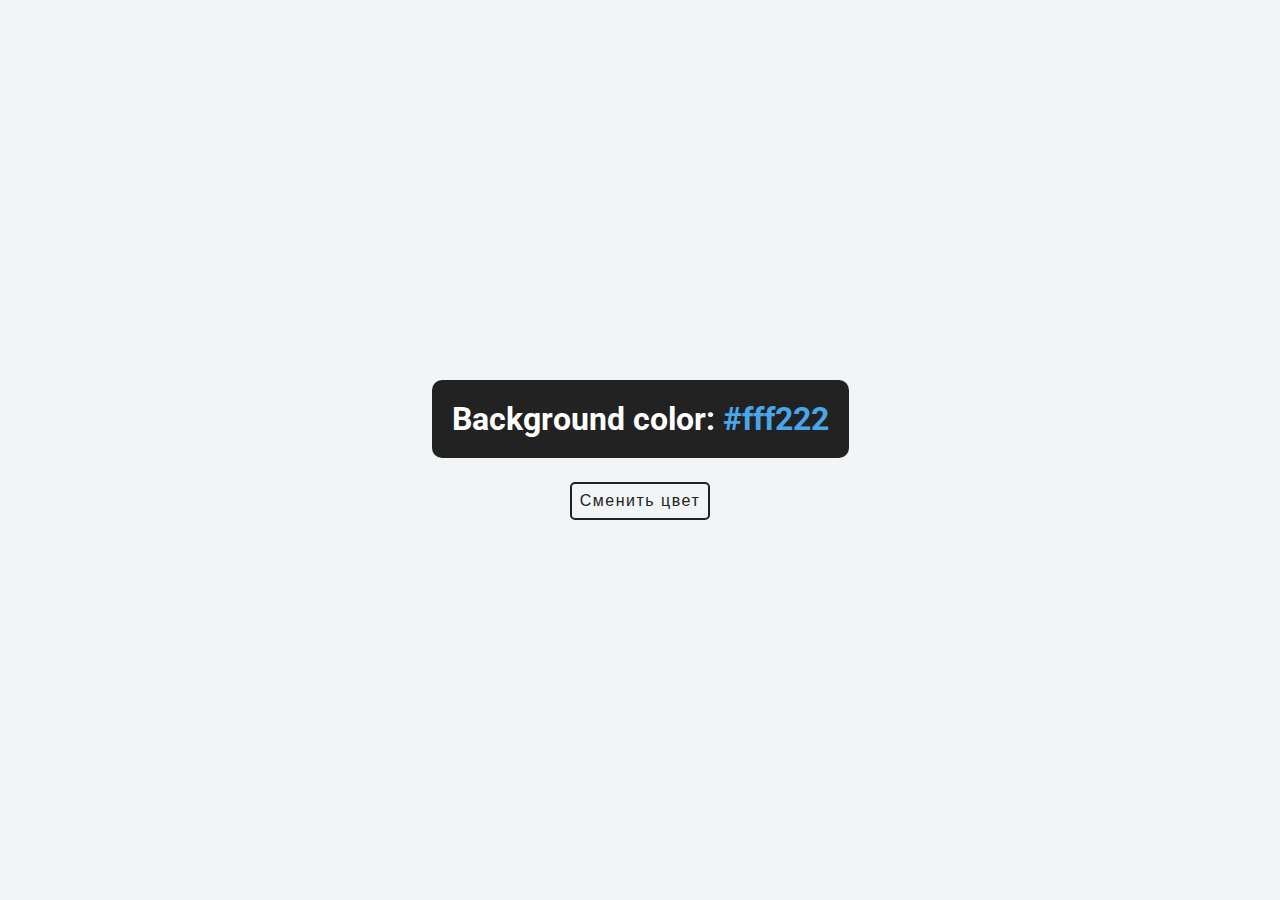
<file: 01 - BackgroundChanger/index.html>
<!DOCTYPE html>
<html lang="ru">
<head>
  <meta charset="UTF-8">
  <meta name="viewport" content="width=device-width, initial-scale=1.0">
  <link rel="stylesheet" href="css/style.css">
  <link rel="preconnect" href="https://fonts.gstatic.com">
  <link href="https://fonts.googleapis.com/css2?family=Roboto:wght@300&display=swap" rel="stylesheet">
  <title>Background Changer</title>
</head>
<body>
  <div class="container">
    <h2>
      Background color:
      <span class="color">#fff222</span>
    </h2>
    <button id="btn" class="btn">Сменить цвет</button>
  </div>
  <script src="js/app.js"></script>
</body>
</html>
</file>
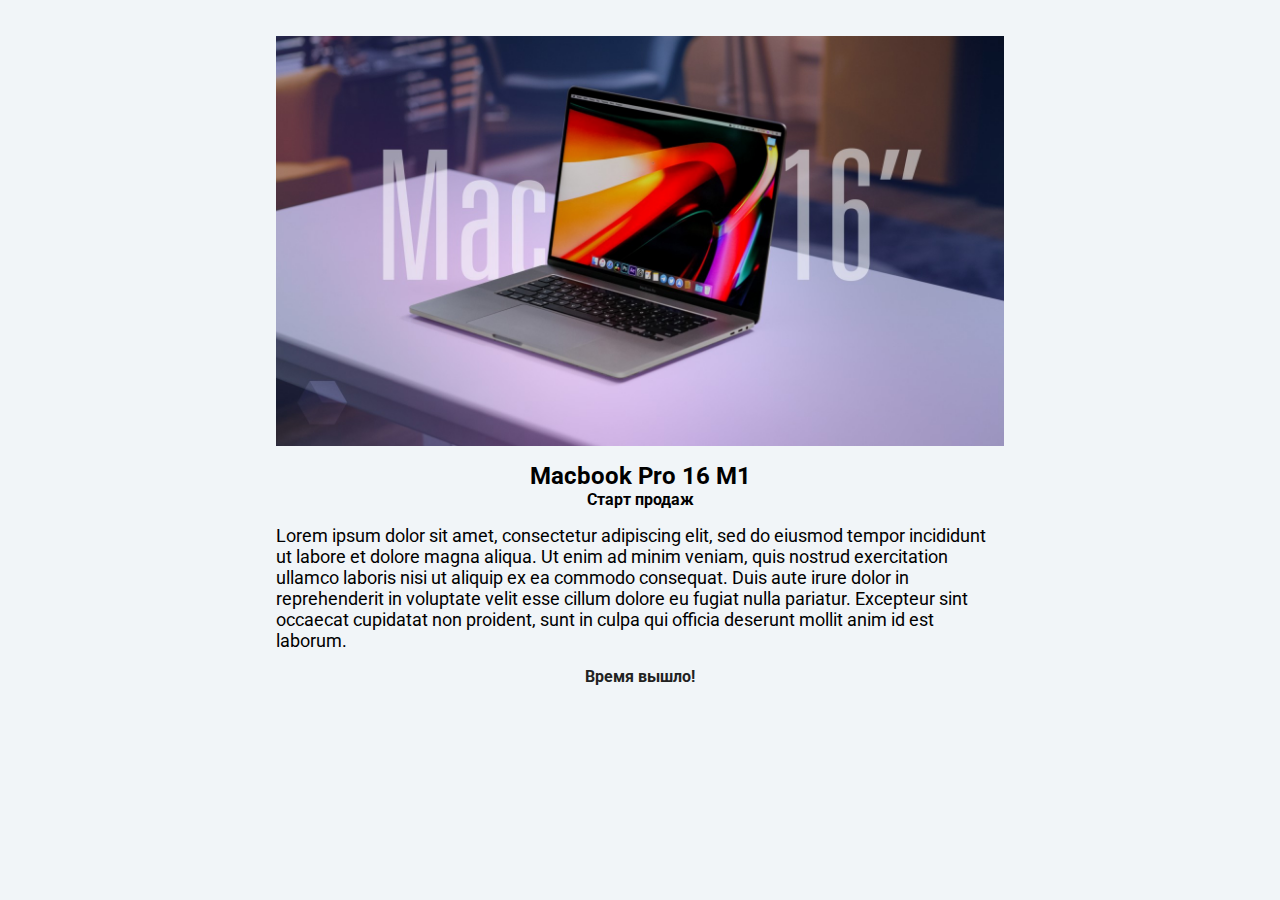
<file: 02 - Countdown/index.html>
<!DOCTYPE html>
<html lang="ru">
<head>
  <meta charset="UTF-8">
  <meta name="viewport" content="width=device-width, initial-scale=1.0">
  <link rel="stylesheet" href="css/style.css">
  <link href="https://fonts.googleapis.com/css2?family=Roboto:wght@300&display=swap" rel="stylesheet">
  <title>Countdown</title>
</head>
<body>
  <div class="container">
    <img class="image" src="img/macbook.jpg" alt="Macbook pro 16 m1" />
    <h2>Macbook Pro 16 M1</h2>
    <h4>Старт продаж</h4>
    <p>Lorem ipsum dolor sit amet, consectetur adipiscing elit, sed do eiusmod tempor incididunt ut labore et dolore magna aliqua. Ut enim ad minim veniam, quis nostrud exercitation ullamco laboris nisi ut aliquip ex ea commodo consequat. Duis aute irure dolor in reprehenderit in voluptate velit esse cillum dolore eu fugiat nulla pariatur. Excepteur sint occaecat cupidatat non proident, sunt in culpa qui officia deserunt mollit anim id est laborum.</p>
    <div class="countdown">
      <div class="countdown-item">
        <h4 class="days">10</h4>
        <span>дни</span>
      </div>
      <div class="countdown-item">
        <h4 class="hours">06</h4>
        <span>часы</span>
      </div>
      <div class="countdown-item">
        <h4 class="minutes">11</h4>
        <span>минуты</span>
      </div>
      <div class="countdown-item">
        <h4 class="seconds">49</h4>
        <span>секунды</span>
    </div>
  </div>
  <script src="js/app.js"></script>
</body>
</html>
</file>
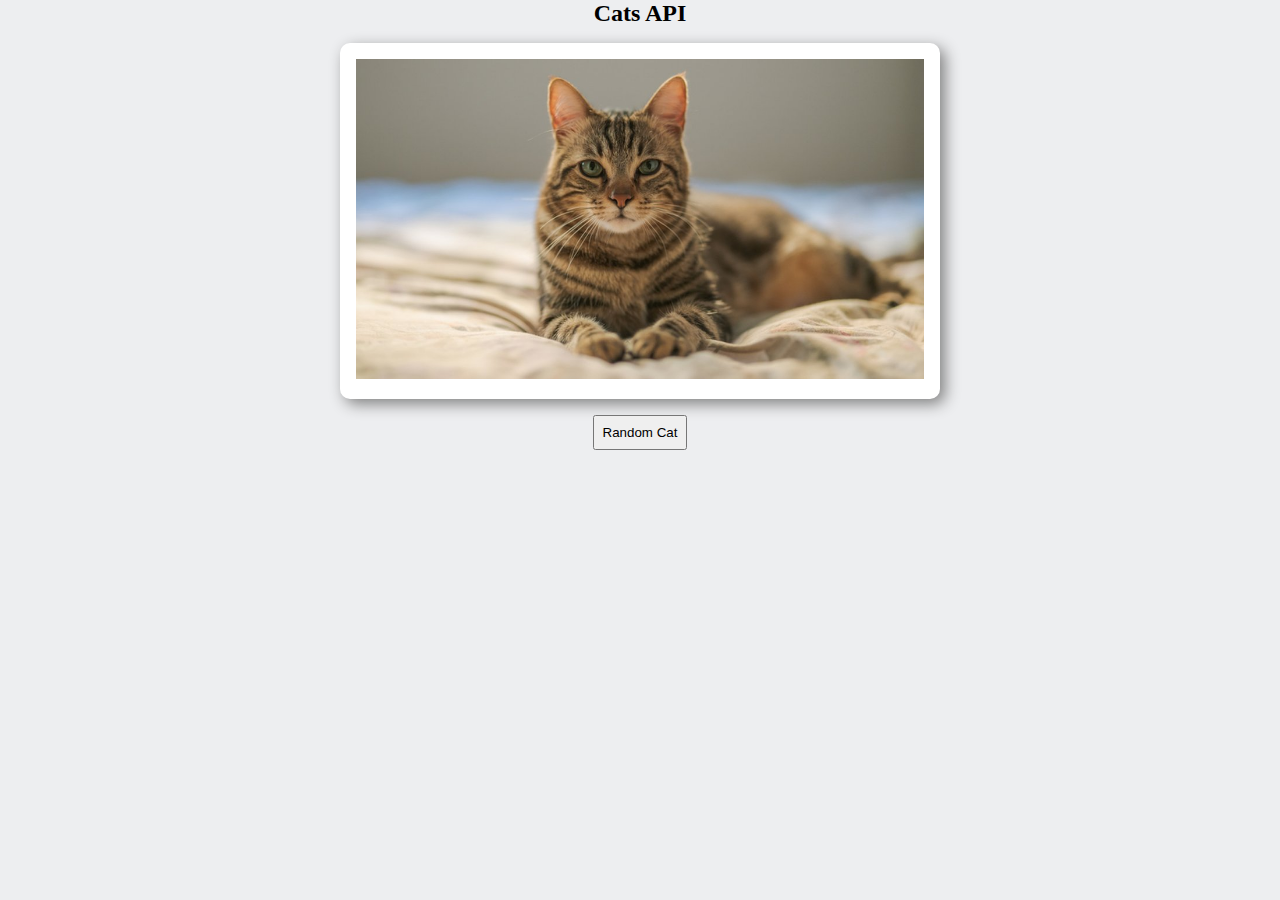
<file: 03 - RandomCat/index.html>
<!DOCTYPE html>
<html lang="ru">
<head>
  <meta charset="UTF-8">
  <meta name="viewport" content="width=device-width, initial-scale=1.0">
  <link rel="stylesheet" href="css/style.css">
  <title>RandomCat</title>
</head>
<body>
  <div class="container">
    <h2>Cats API</h2>
    <div class="card">
      <img src="img/cat-default.jpg" alt="Cat" class="img">
    </div>
    <button class="btn" type="button">Random Cat</button>
  </div>
  <script src="js/app.js"></script>
</body>
</html>
</file>
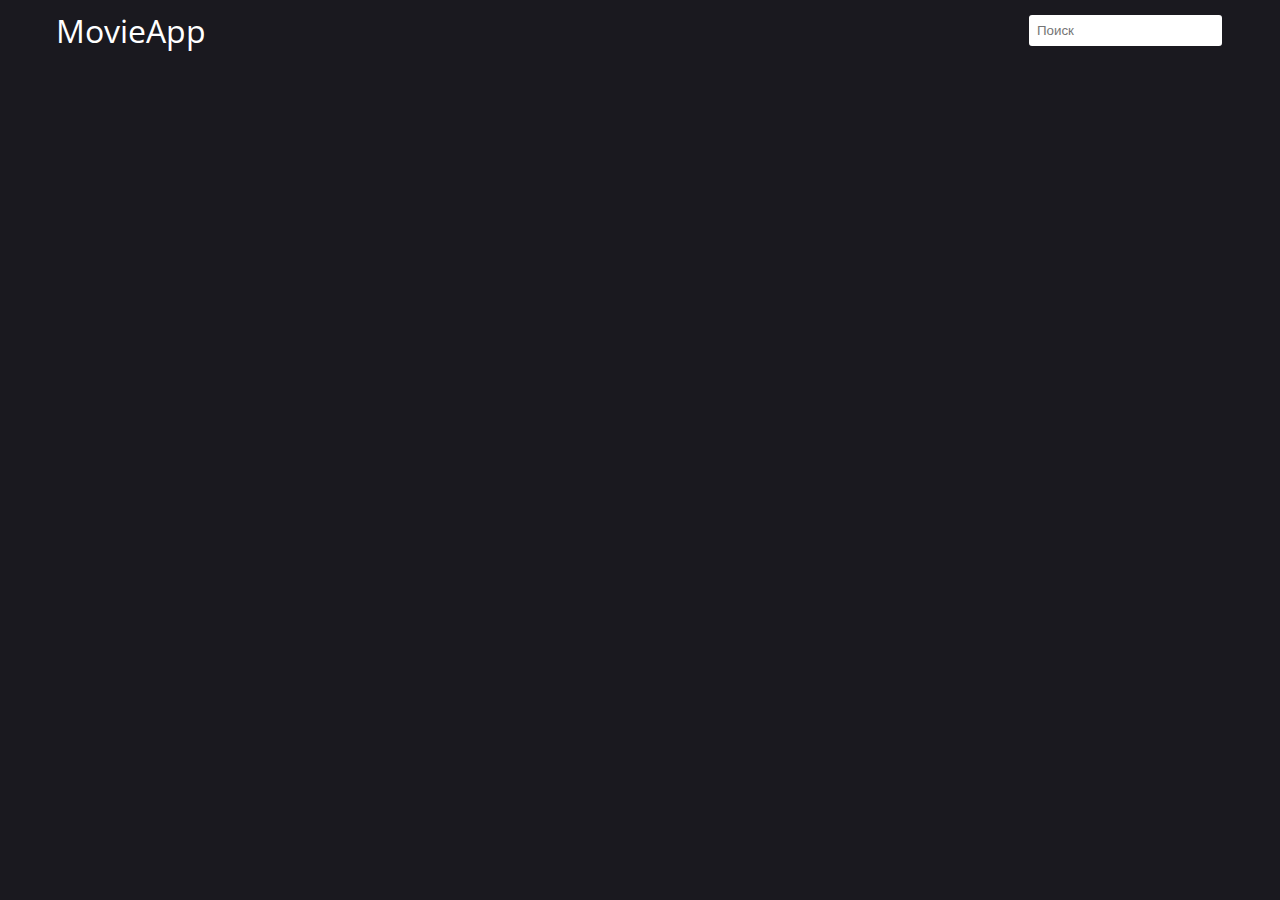
<file: 04 - MovieApp/index.html>
<!DOCTYPE html>
<html lang="ru">
  <head>
    <meta charset="UTF-8" />
    <meta name="viewport" content="width=device-width, initial-scale=1.0" />
    <link rel="stylesheet" href="css/style.css" />
    <link rel="preconnect" href="https://fonts.gstatic.com" />
    <link
      href="https://fonts.googleapis.com/css2?family=Open+Sans&display=swap"
      rel="stylesheet"
    />
    <title>Movie App</title>
  </head>
  <body>
    <header class="container">
      <div class="header__content">
        <a href="index.html" class="header__logo">MovieApp</a>
        <form>
          <input type="text" class="header__search" placeholder="Поиск" />
        </form>
      </div>
    </header>
    <div class="container">
      <div class="movies"></div>
    </div>
    <script src="js/app.js"></script>
  </body>
</html>
</file>
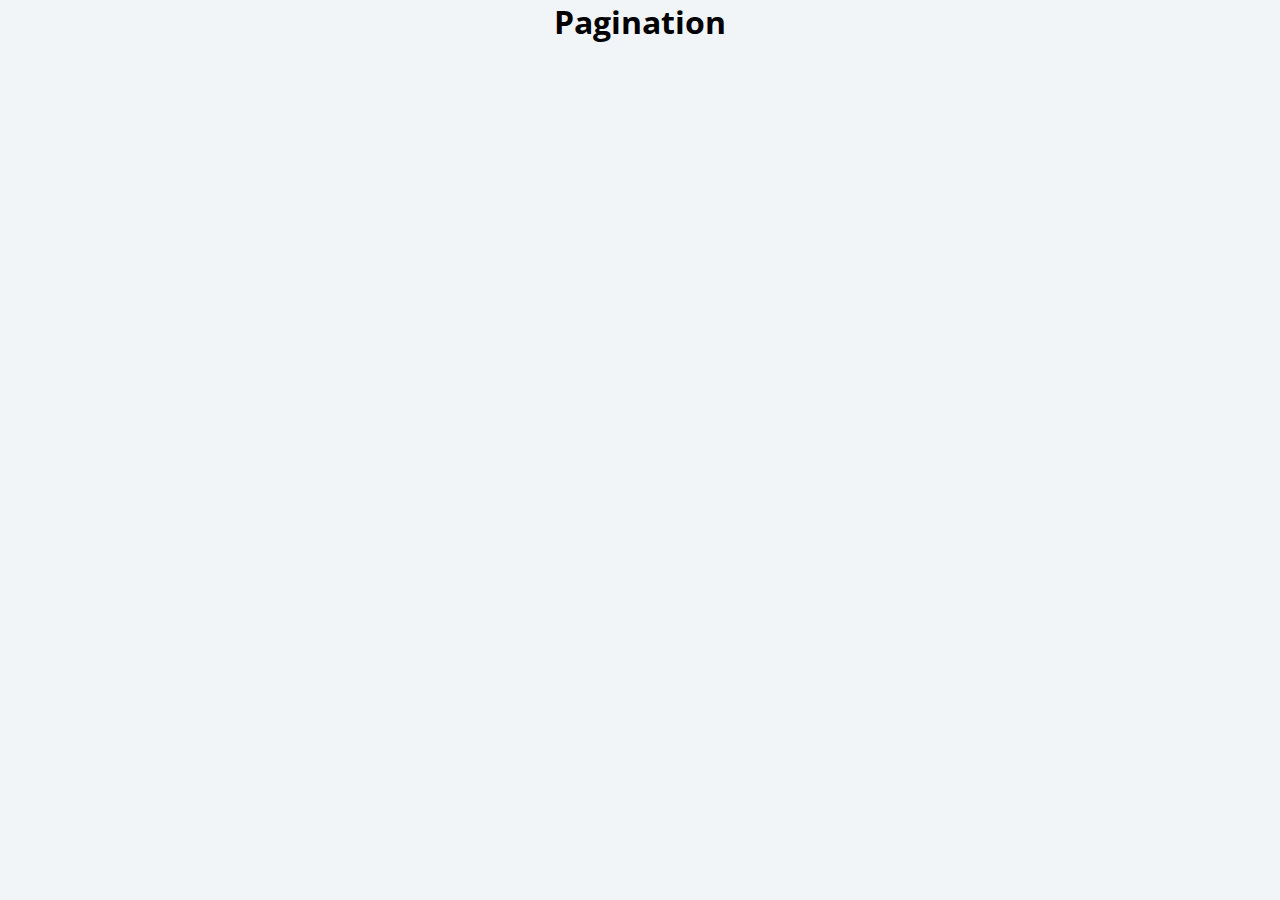
<file: 06 - Pagination/index.html>
<!DOCTYPE html>
<html lang="ru">
  <head>
    <meta charset="UTF-8" />
    <meta name="viewport" content="width=device-width, initial-scale=1.0" />
    <link rel="stylesheet" href="css/style.css" />
    <link rel="preconnect" href="https://fonts.gstatic.com" />
    <link
      href="https://fonts.googleapis.com/css2?family=Open+Sans&display=swap"
      rel="stylesheet"
    />
    <title>Pagination</title>
  </head>
  <body>
    <div class="container">
      <h1 class="title">Pagination</h1>
      <div class="posts"></div>
      <div class="pagination"></div>
    </div>
    <script src="js/app.js"></script>
  </body>
</html>
</file>
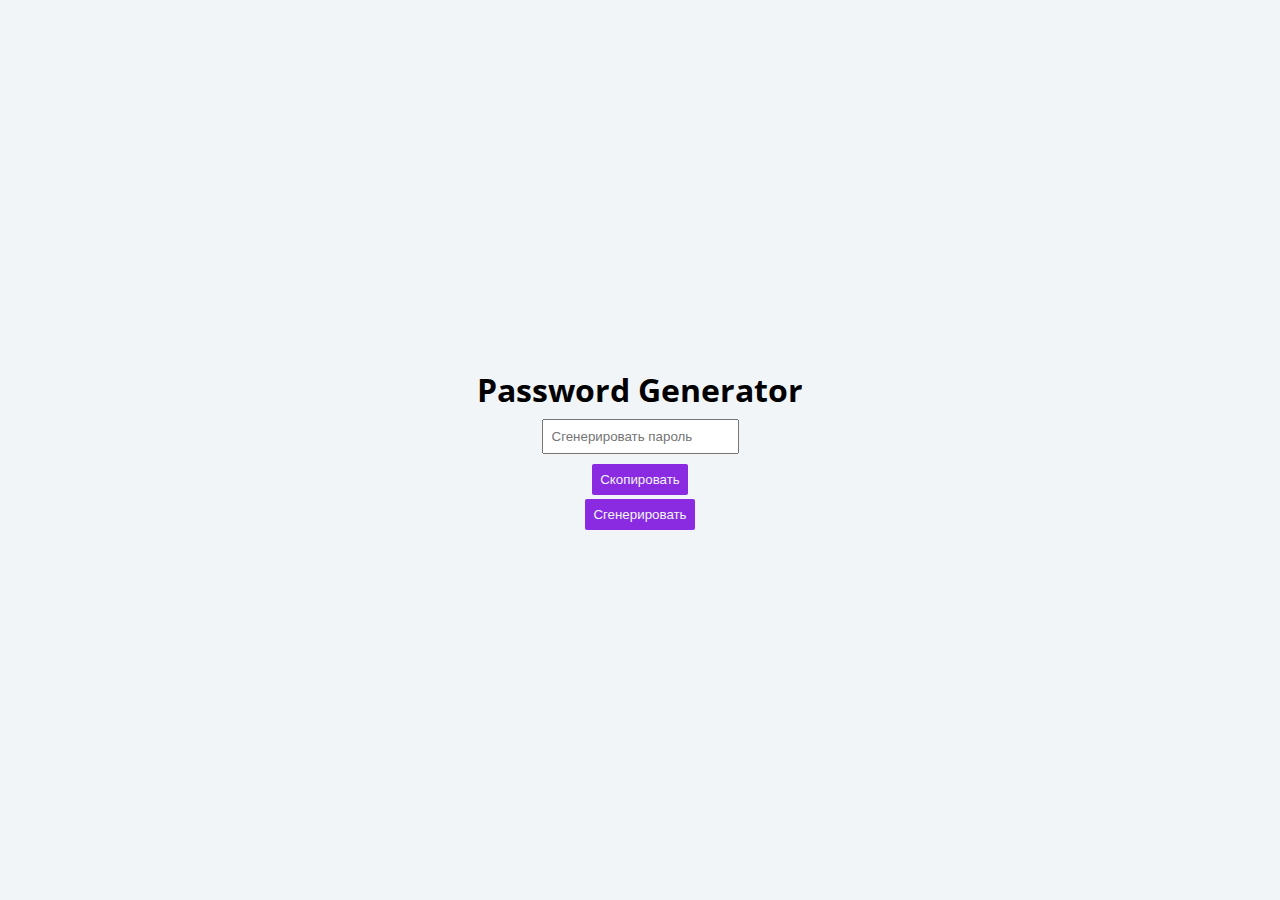
<file: 07 - PasswordGenerator/index.html>
<!DOCTYPE html>
<html lang="ru">
  <head>
    <meta charset="UTF-8" />
    <meta name="viewport" content="width=device-width, initial-scale=1.0" />
    <link rel="stylesheet" href="css/style.css" />
    <link rel="preconnect" href="https://fonts.gstatic.com" />
    <link
      href="https://fonts.googleapis.com/css2?family=Open+Sans&display=swap"
      rel="stylesheet"
    />
    <title>Password Generator</title>
  </head>
  <body>
    <div class="container">
      <div class="main">
        <h1>Password Generator</h1>
      </div>
    </div>
    <script src="js/app.js"></script>
  </body>
</html>
</file>
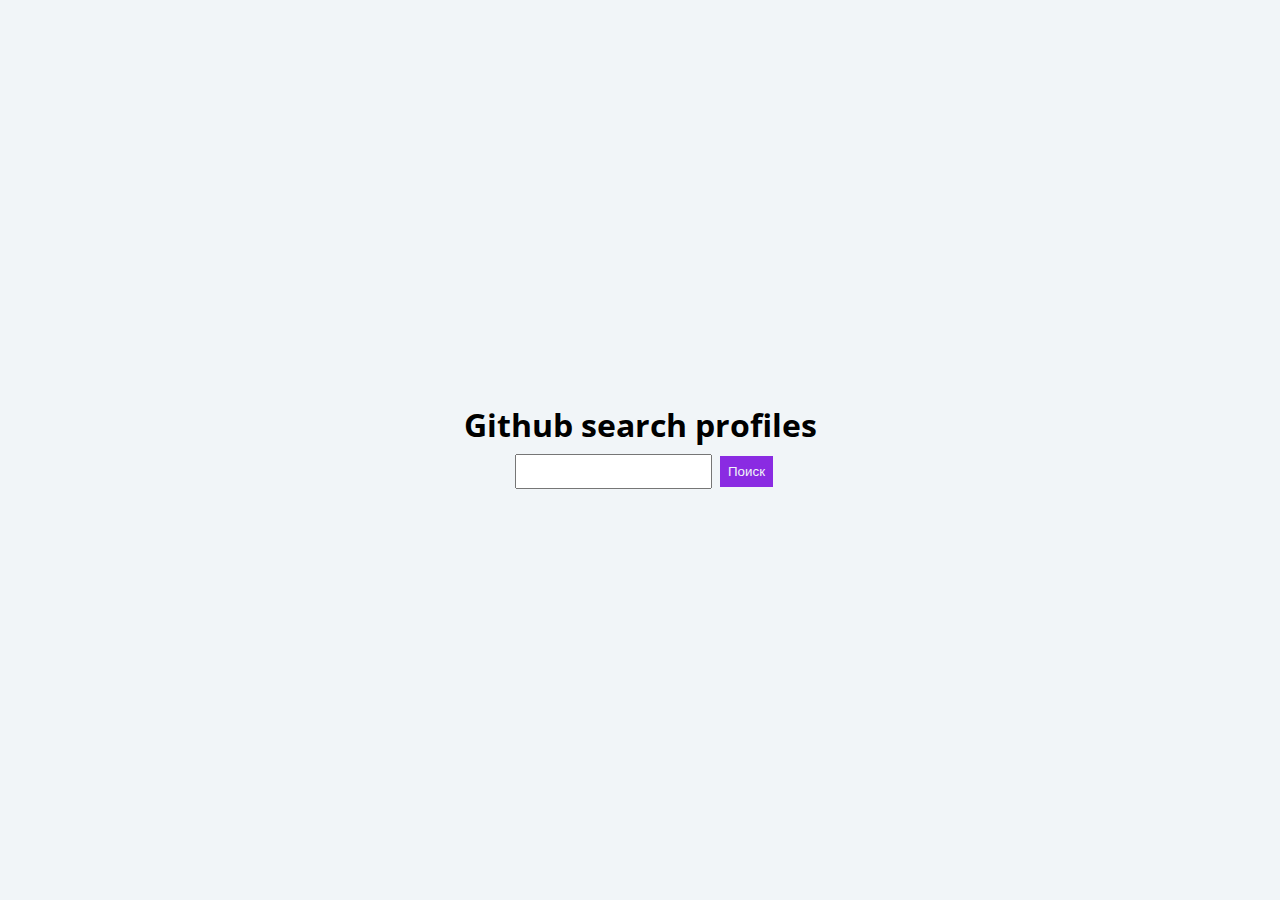
<file: 08 - GithubProfiles/index.html>
<!DOCTYPE html>
<html lang="ru">
  <head>
    <meta charset="UTF-8" />
    <meta name="viewport" content="width=device-width, initial-scale=1.0" />
    <link rel="stylesheet" href="css/style.css" />
    <link rel="preconnect" href="https://fonts.gstatic.com" />
    <link
      href="https://fonts.googleapis.com/css2?family=Open+Sans&display=swap"
      rel="stylesheet"
    />
    <title>Github search profiles</title>
  </head>
  <body>
    <div class="container">
      <div class="main">
        <h1>Github search profiles</h1>
      </div>
    </div>
    <script src="js/app.js"></script>
  </body>
</html>
</file>
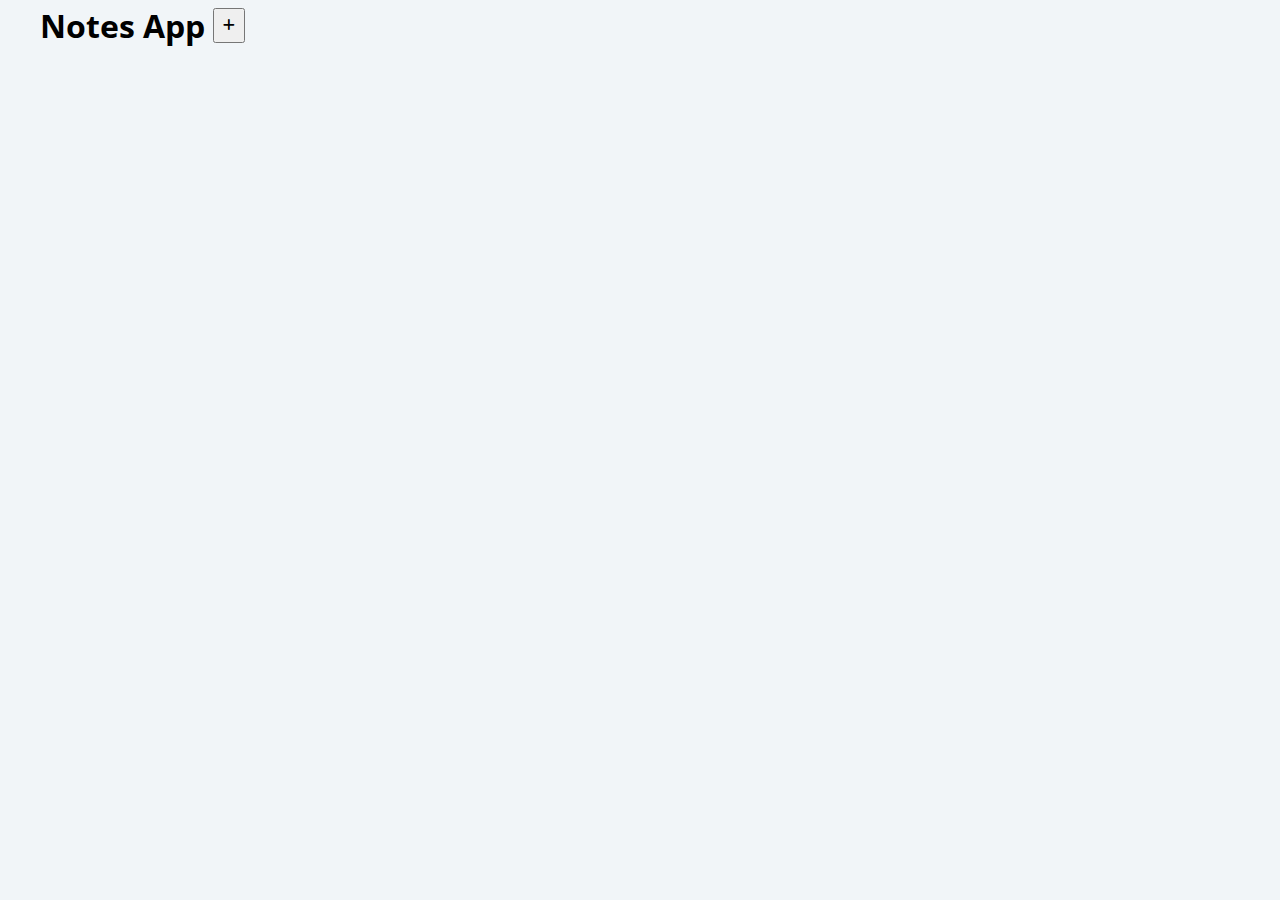
<file: 09 - NotesApp/index.html>
<!DOCTYPE html>
<html lang="ru">
  <head>
    <meta charset="UTF-8" />
    <meta name="viewport" content="width=device-width, initial-scale=1.0" />
    <link rel="stylesheet" href="css/style.css" />
    <link rel="preconnect" href="https://fonts.gstatic.com" />
    <link
      href="https://fonts.googleapis.com/css2?family=Open+Sans&display=swap"
      rel="stylesheet"
    />
    <link
    href="https://cdnjs.cloudflare.com/ajax/libs/font-awesome/6.1.2/css/all.min.css"
    rel="stylesheet"
  />
    <title>Notes App</title>
  </head>
  <body>
    <div class="container">
      <div class="header">
        <h1>Notes App</h1>
        <button class="note-add" type="button"><i class="fa-solid fa-plus"></i></button>
      </div>
      <div class="notes"></div>
    </div>
    <script src="js/app.js"></script>
  </body>
</html>
</file>
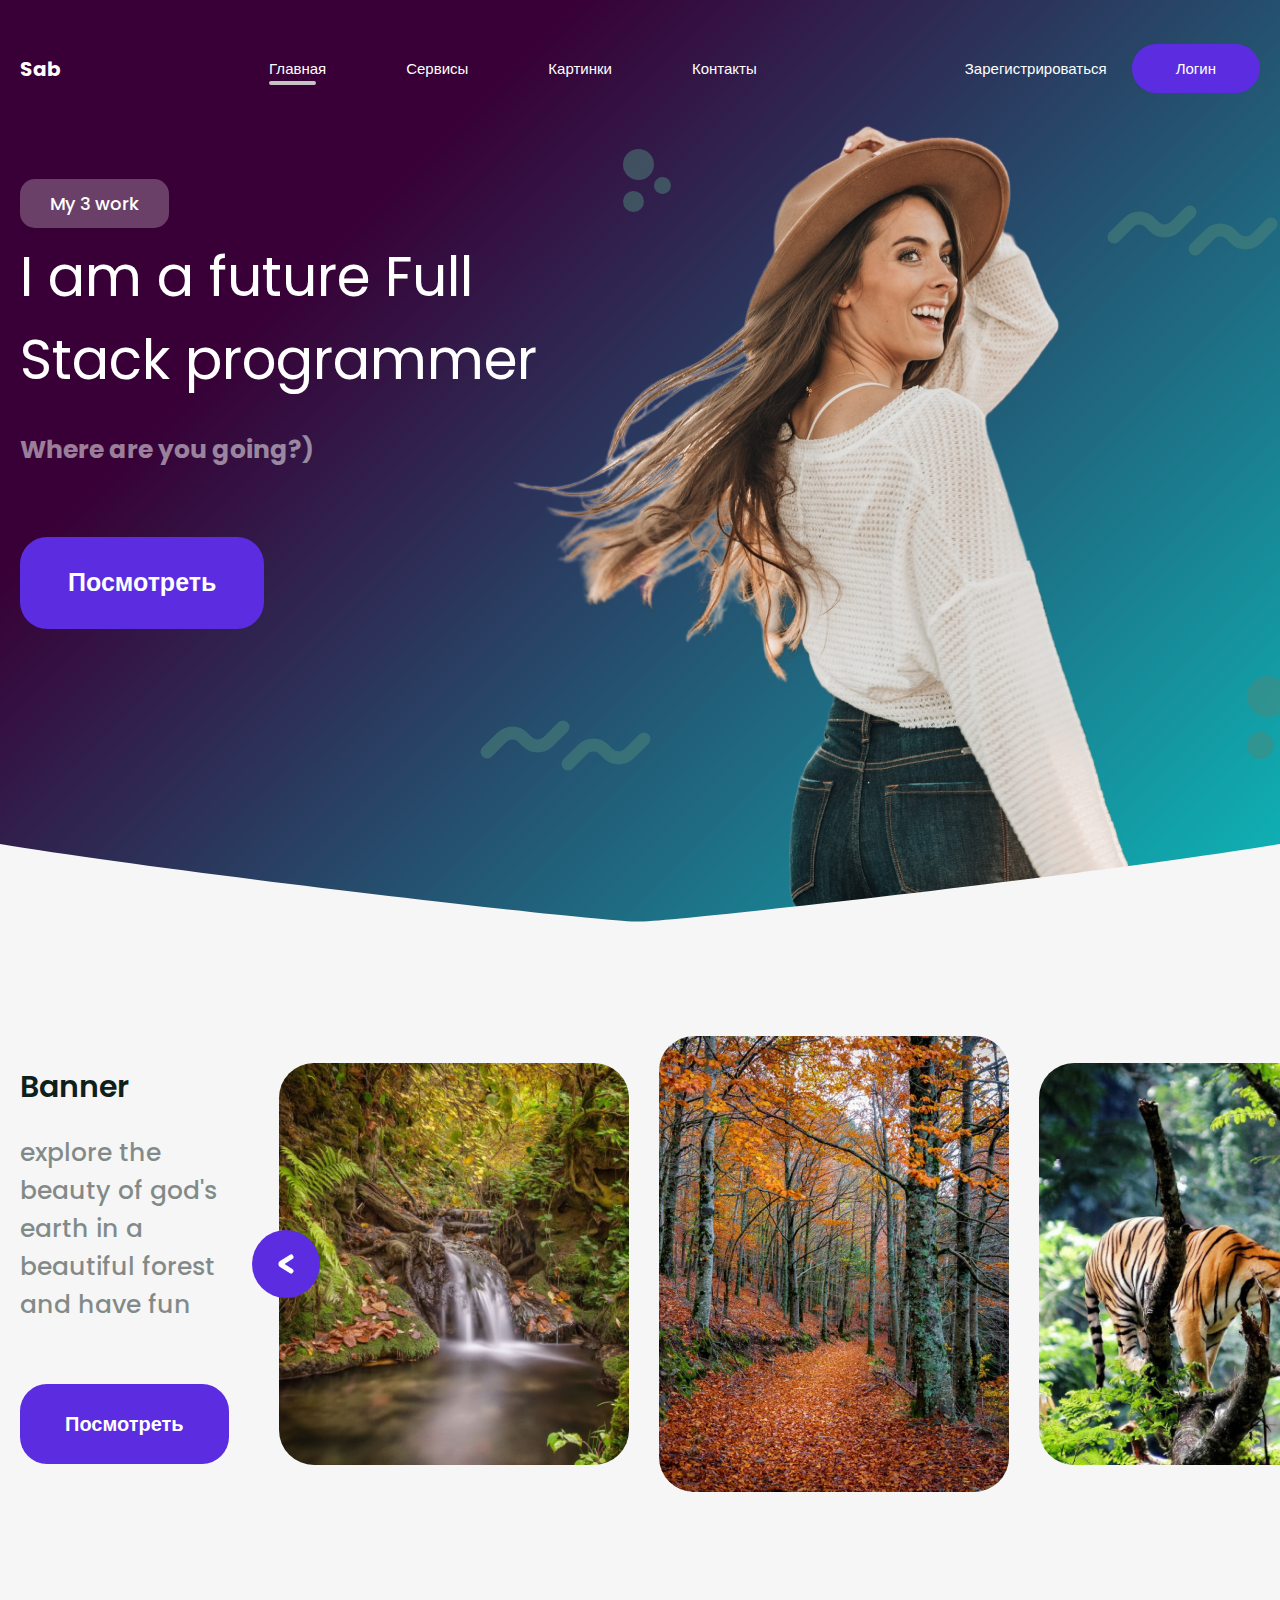
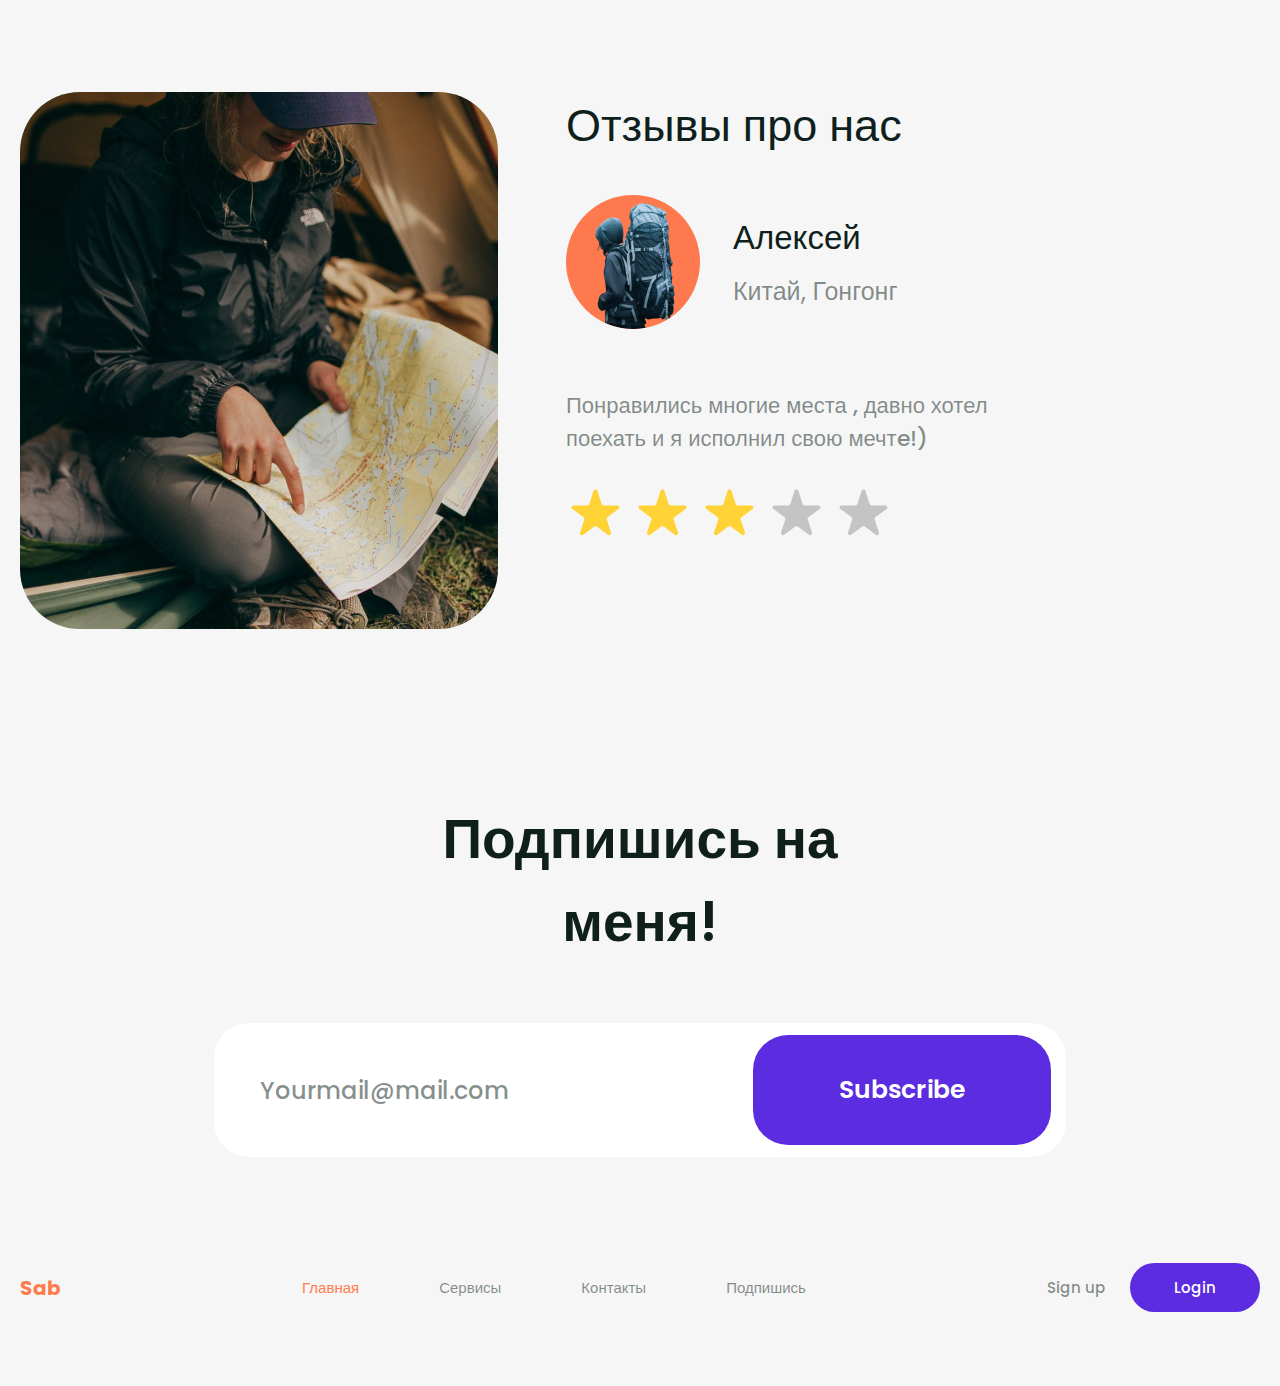
<file: travel-html-project mobile/index.html>
<!DOCTYPE html>
<html lang="en">
	<head>
		<meta charset="UTF-8" />
		<meta http-equiv="X-UA-Compatible" content="IE=edge" />
		<meta name="viewport" content="width=device-width, initial-scale=1.0" />
		<title>Travel project</title>
		<link rel="stylesheet" href="./css/main.css" />
		<link
			rel="stylesheet"
			href="https://cdnjs.cloudflare.com/ajax/libs/OwlCarousel2/2.3.4/assets/owl.carousel.min.css"
			integrity="sha512-tS3S5qG0BlhnQROyJXvNjeEM4UpMXHrQfTGmbQ1gKmelCxlSEBUaxhRBj/EFTzpbP4RVSrpEikbmdJobCvhE3g=="
			crossorigin="anonymous"
			referrerpolicy="no-referrer"
		/>
		<link
			rel="stylesheet"
			href="https://cdnjs.cloudflare.com/ajax/libs/OwlCarousel2/2.3.4/assets/owl.theme.default.css"
			integrity="sha512-OTcub78R3msOCtY3Tc6FzeDJ8N9qvQn1Ph49ou13xgA9VsH9+LRxoFU6EqLhW4+PKRfU+/HReXmSZXHEkpYoOA=="
			crossorigin="anonymous"
			referrerpolicy="no-referrer"
		/>
	</head>
	<body>
		<div></div>
		<header class="header">
			<div class="container">
				<div class="header__top">
					<nav class="nav">
						<div class="nav__logo">
							<h2 class="logo"><a href="#!">Sab</a></h2>
						</div>

						<ul class="nav__list nav__list--header">
							<li><a href="#!" class="active">Главная</a></li>
							<li><a href="#!">Сервисы</a></li>
							<li><a href="#!">Картинки</a></li>
							<li><a href="#!">
							Контакты
							</a></li>
						</ul>

						<ul class="nav__login nav__login--header">
							<li><a href="#!">Зарегистрироваться</a></li>
							<li><a href="#!" class="btn btn--login">Логин</a></li>
						</ul>

						<button type="button" class="nav__toggle">
							<div class="menu-icon-wrapper">
								<div class="menu-icon"></div>
							</div>
						</button>
					</nav>
				</div>

				<div class="header__row">
					<div class="header__content">
						<div class="header__badge">My 3 work</div>
						<h1 class="header__title">I am a future Full Stack programmer</h1>
						<div class="header__text">
							<p>Where are you going?)</p>
						</div>
						<a href="#!" class="btn btn--header">Посмотреть</a>
					</div>

					<div class="header__img">
						<img src="img/header/header-img.png" alt="Image" />
					</div>
				</div>
			</div>
		</header>

		<main class="">

			<section class="destinations">
				<div class="container-right">
					<div class="destinations__row">
						<div class="destinations__content">
							<h2 class="destinations__title">
								<span>Banner</span>
								
							</h2>
							<div class="destinations__text">
								<p>explore the beauty of god's earth in a beautiful forest and have fun</p>
							</div>
							<a href="#!" class="btn">Посмотреть</a>
						</div>

						<div class="destinations__slider">
							<div class="slider">
								<div class="owl-carousel">
									<img class="slider__item" src="./img/slider/jordan.png" alt="Slider item" />
									<img class="slider__item" src="./img/slider/tiger.png" alt="Slider item" />
									<img class="slider__item" src="./img/slider/vodopad.png" alt="Slider item" />
								</div>
								<button class="slider__btn slider__btn--prev">
									<img src="./img/slider/arrow-left.svg" alt="" />
								</button>
								<button class="slider__btn slider__btn--next">
									<img src="./img/slider/arrow-right.svg" alt="" />
								</button>
							</div>
						</div>
					</div>
				</div>
			</section>

			<section class="customers">
				<div class="container">
					<div class="customers__row">
						<div class="customers__img">
							<img src="./img/customers/customers.jpg" alt="Customer" />
						</div>
						<div class="customers__content">
							<h2 class="customers__title">Отзывы про нас&nbsp;</h2>

							<div class="review">
								<div class="review__client">
									<div class="review__client-avatar">
										<img src="./img/customers//user-avatar.png" alt="Avatar" />
									</div>
									<div class="review__client-desc">
										<h3 class="review__client-desc-name">Алексей</h3>
										<p class="review__client-desc-country">Китай, Гонгонг</p>
									</div>
								</div>

								<div class="review__text">
									<p>Понравились многие места , давно хотел поехать и я исполнил свою мечтe!)</p>
								</div>
								<div class="review__rating">
									<img src="./img/customers/stars-rating.svg" alt="Rating" />
								</div>
							</div>
						</div>
					</div>
				</div>
			</section>

			<section class="cta none">
				<div class="container">
					<div class="cta__plate">
						<h2 class="cta__title">
							Подпишись на меня и <br />
							исполни свою мечту
						</h2>

						<div class="cta__text">
							<p>There's the best discount for you today.</p>
						</div>

						<a href="#!" class="btn"> Get Started </a>
					</div>
				</div>
			</section>

			<section class="subscribe">
				<div class="container">
					<div class="subscribe__content">
						<h2 class="subscribe__title">Подпишись на меня!</h2>

						<form class="subscribe-form">
							<input type="email" class="subscribe-form__input" placeholder="Yourmail@mail.com" />
							<button class="btn btn--subscribe">Subscribe</button>
						</form>
					</div>
				</div>
			</section>

		</main>

		<footer class="footer">
			<div class="container">
				<nav class="nav nav--footer">
					<div class="nav__logo">
						<h2 class="logo logo--footer"><a href="#!">Sab</a></h2>
					</div>

					<ul class="nav__list nav__list--footer">
						<li><a href="#!" class="active">Главная</a></li>
						<li><a href="#!">Сервисы</a></li>
						<li><a href="#!">Контакты</a></li>
						<li><a href="#!">Подпишись</a></li>
					</ul>

					<ul class="nav__login nav__login--footer">
						<li><a href="#!">Sign up</a></li>
						<li><a href="#!" class="btn btn--login">Login</a></li>
					</ul>
				</nav>
			</div>
		</footer>

		<script
			src="https://cdnjs.cloudflare.com/ajax/libs/jquery/3.6.0/jquery.min.js"
			referrerpolicy="no-referrer"
		></script>
		<script
			src="https://cdnjs.cloudflare.com/ajax/libs/OwlCarousel2/2.3.4/owl.carousel.min.js"
			integrity="sha512-bPs7Ae6pVvhOSiIcyUClR7/q2OAsRiovw4vAkX+zJbw3ShAeeqezq50RIIcIURq7Oa20rW2n2q+fyXBNcU9lrw=="
			crossorigin="anonymous"
			referrerpolicy="no-referrer"
		></script>
		<script src="./js/main.js"></script>
	</body>
</html>
</file>
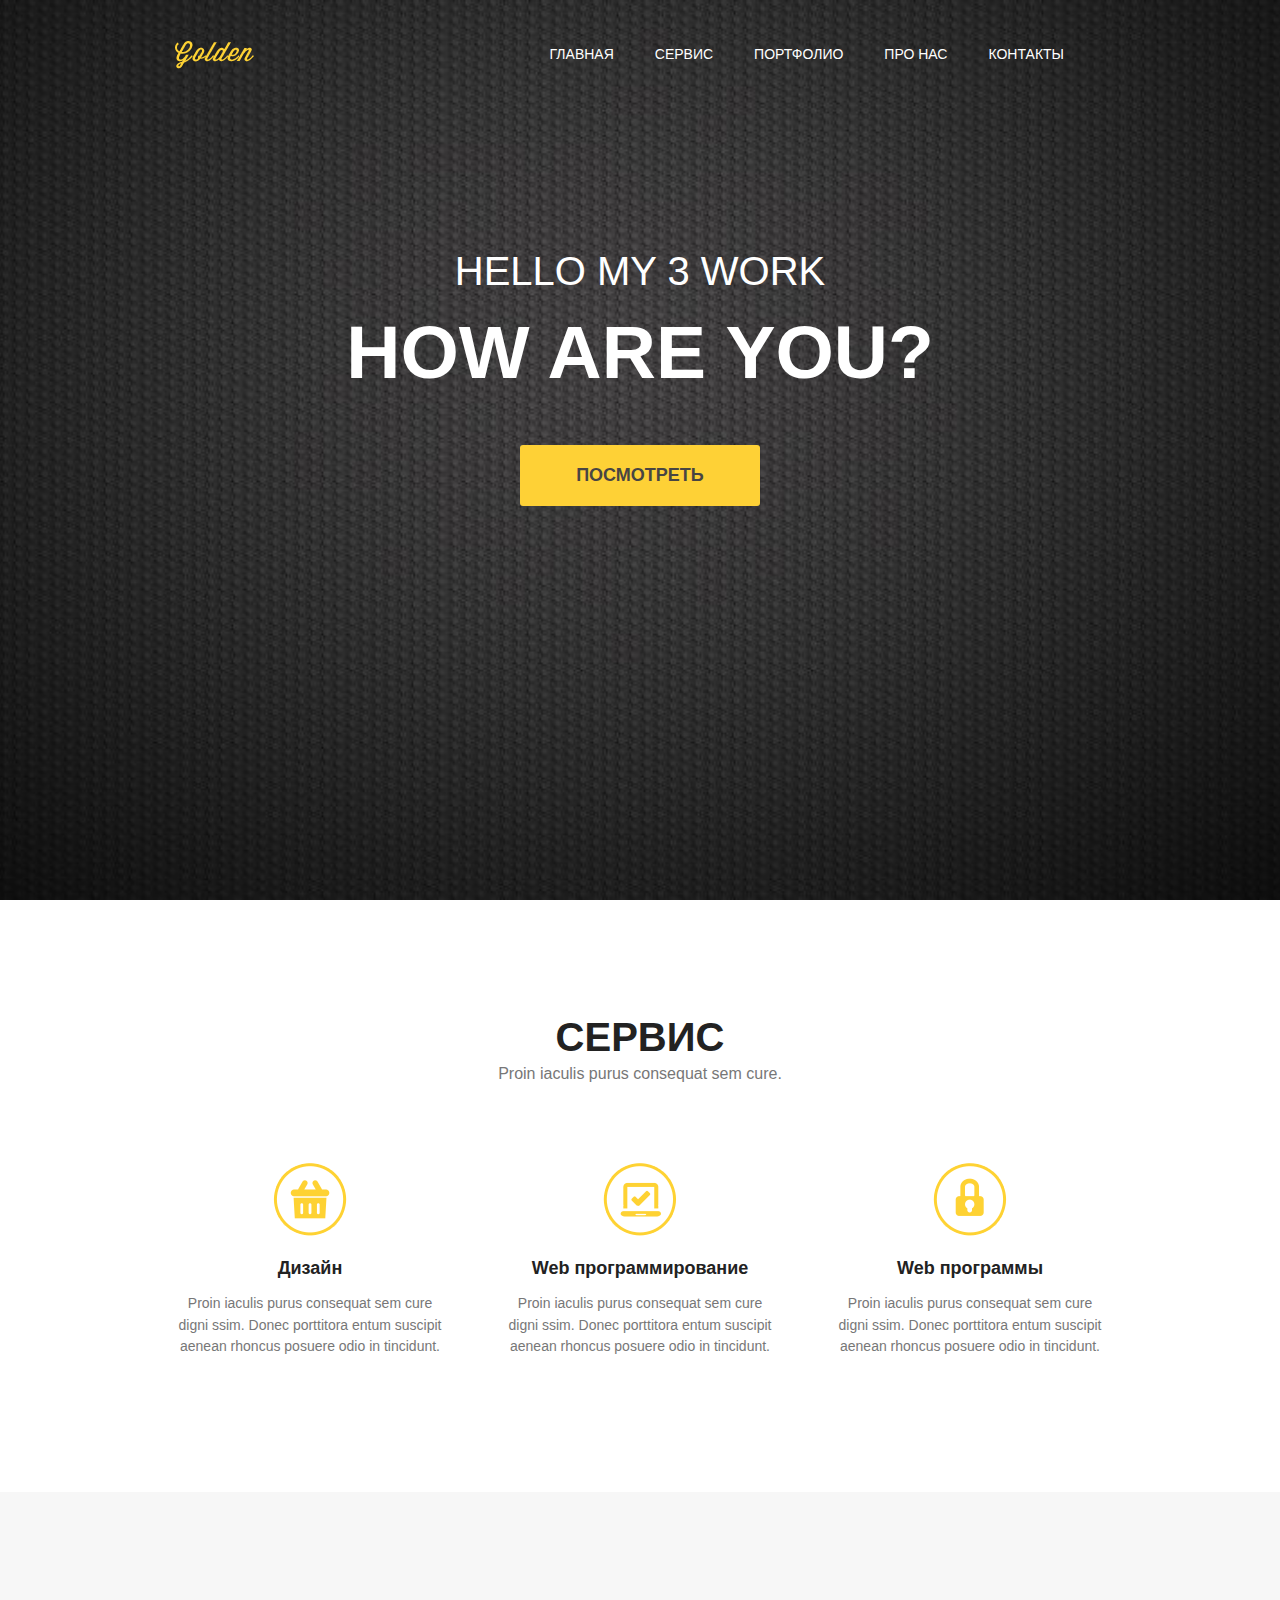
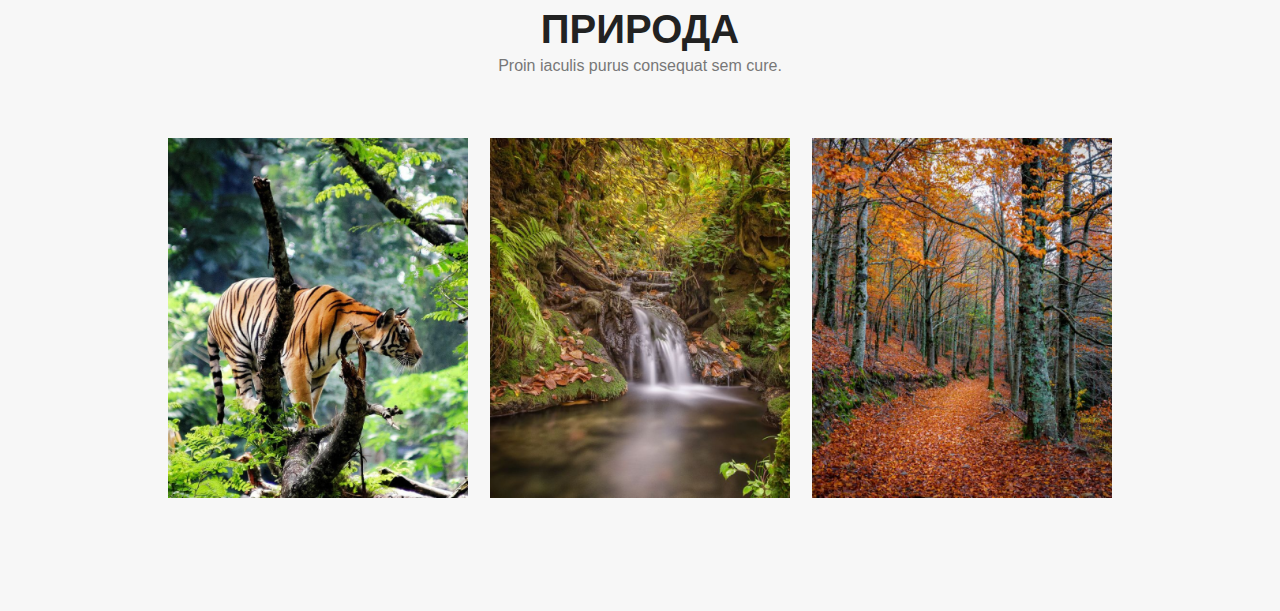
<file: html-css-layout-files/Верстка/index.html>
<!DOCTYPE html>
<html lang="en">
<head>
	<meta charset="UTF-8">
	<title>Golden</title>
	<link rel="stylesheet" href="css/main.css">
</head>
<body>


	<header>
		<div class="container">
			<div class="heading clearfix">
				<img src="img/logo.png" alt="Golden" class="logo">
				<nav>
					<ul class="menu">
						<li>
							<a href="#">Главная</a>
						</li>
						<li>
							<a href="#">Сервис</a>
						</li>
						<li>
							<a href="#">Портфолио</a>
						</li>
						<li>
							<a href="#">Про нас</a>
						</li>
						<li>
							<a href="#">Контакты</a>
						</li>
					</ul>
				</nav>
			</div>
			<div class="titles">
				<div class="titles__first">
					Hello my 3 work
				</div>
				<h1>
					How are you?
				</h1>
			</div>
			<a class="button" href="#">Посмотреть</a>
		</div>
	</header>


	<section id="services">
		<div class="container">
			<div class="title">
				<h2>
					Сервис
				</h2>
				<p>
					Proin iaculis purus consequat sem cure. 
				</p>
			</div>
			<div class="services clearfix">
				<div class="services__item">
					<img src="img/icon1.png" alt="Услуга">
					<h3>Дизайн</h3>
					<p>
						Proin iaculis purus consequat sem cure digni ssim. Donec porttitora entum suscipit 
						aenean rhoncus posuere odio in tincidunt.
					</p>
				</div>
				<div class="services__item">
					<img src="img/icon2.png" alt="Услуга">
					<h3>Web программирование</h3>
					<p>
						Proin iaculis purus consequat sem cure digni ssim. Donec porttitora entum suscipit 
						aenean rhoncus posuere odio in tincidunt.
					</p>
				</div>
				<div class="services__item">
					<img src="img/icon3.png" alt="Услуга">
					<h3>Web программы</h3>
					<p>
						Proin iaculis purus consequat sem cure digni ssim. Donec porttitora entum suscipit 
						aenean rhoncus posuere odio in tincidunt.
					</p>
				</div>
			</div>
		</div>
	</section>
	<section id="portfolio">
		<div class="container">
			<div class="title">
				<h2>
					Природа
				</h2>
				<p>
					Proin iaculis purus consequat sem cure. 
				</p>
			</div>
			<div class="works clearfix">
				<img class="img" src="img/tiger.png" alt="Работа">
				<img  class="img" src="img/vodopad.png" alt="Работа">
				<img class="img" src="img/jordan.png" alt="Работа">
			</div>
		</div>
	</section>
	<section>
		<div class="container">
			
		</div>
	</section>
	
</body>
</html>
</file>
<file: 01 - BackgroundChanger/css/style.css>
* {
  margin: 0;
  padding: 0;
  box-sizing: border-box;
}

body {
  height: 100vh;
  display: flex;
  justify-content: center;
  align-items: center;
  background-color: #f1f5f8;
  font-family: 'Roboto', sans-serif;
}

.container {
  text-align: center;
}

.container h2 {
  background-color: #222;
  padding: 20px;
  border-radius: 10px;
  color: #ffffff;
  font-size: 32px;
  margin-bottom: 24px;
}

.color {
  color: #49a6e9;
}

.btn {
  background-color: transparent;
  padding: 8px;
  border: 2px solid #222;
  border-radius: 5px;
  font-size: 16px;
  letter-spacing: 1.5px;
  color: #222;
  outline: none;
  cursor: pointer;
}

.btn:hover {
  background-color: #222;
  color: #ffffff;
  transition: all 0.275s ease-in;
}
</file>
<file: 02 - Countdown/css/style.css>
* {
  margin: 0;
  padding: 0;
  box-sizing: border-box;
  font-family: 'Roboto', sans-serif;
}

body {
  background-color: #f1f5f8;
}

.container {
  display: flex;
  flex-direction: column;
  align-items: center;
  max-width: 800px;
  padding: 36px;
  margin: 0 auto;
}

.container p {
  font-size: 18px;
  margin: 16px 0;
}

.image {
  height: 100%;
  width: 100%;
  margin-bottom: 16px;
}

.countdown {
  display: flex;
  flex-wrap: wrap;
  justify-content: space-between;
  text-align: center;
  font-size: 16px;
  color: #ffffff;
  min-width: 320px;
}

.countdown-item {
  background-color: #49a6e9;
  padding: 6px;
  min-width: 65px;
}

.expired {
  color: #222;
  margin: 0 auto;
}
</file>
<file: 03 - RandomCat/css/style.css>
* {
  margin: 0;
  padding: 0;
  box-sizing: border-box;
}

body {
  background-color: #EDEEF0;
}

.container {
  display: flex;
  justify-content: center;
  flex-direction: column;
  align-items: center;
}

.img {
  height: 100%;
  width: 100%;
}

.card {
  max-width: 600px;
  padding: 16px;
  background-color: #ffffff;
  margin: 16px;
  border-radius: 10px;
  box-shadow: 5px 5px 15px grey;
}

.btn {
  padding: 8px;
}
</file>
<file: 04 - MovieApp/css/style.css>
* {
  margin: 0px;
  padding: 0px;
  box-sizing: border-box;
}

body {
  background-color: #1a191f;
  font-family: "Open Sans", sans-serif;
}

.container {
  max-width: 1200px;
  margin: 0 auto;
}

.header__content {
  display: flex;
  align-items: center;
  justify-content: space-between;
  padding: 16px;
  height: 60px;
}

.header__logo {
  font-size: 32px;
  text-decoration: none;
  color: #ffffff;
}

.header__search {
  padding: 8px;
  border: 2px solid #1a191f;
  border-radius: 5px;
  outline: none;
}

.movies {
  display: flex;
  flex-wrap: wrap;
  justify-content: space-around;
}

.movie {
  width: 240px;
  margin: 10px;
  position: relative;
}

.movie__cover-inner {
  position: relative;
  height: 360px;
}

.movie__cover {
  max-width: 100%;
  height: 100%;
}

.movie__cover--darkened {
  background-color: #000000;
  opacity: 0.1;
  position: absolute;
  top: 0;
  left: 0;
  right: 0;
  max-width: 100%;
  height: 100%;
  z-index: 1;
}

.movie__cover--darkened:hover {
  background-color: grey;
  cursor: pointer;
}

.movie__info {
  padding: 10px 0px;
}

.movie__title {
  font-size: 16px;
  color: #ffffff;
}

.movie__category {
  font-size: 14px;
  color: #ffd80e;
}

.movie__average {
  position: absolute;
  top: 10px;
  left: 10px;
  right: 0;
  border-radius: 50%;
  width: 36px;
  height: 36px;
  display: flex;
  justify-content: center;
  align-items: center;
  background-color: #1a191f;
  color: #ffffff;
  font-size: 14px;
}

.movie__average--green {
  border: 1px solid green;
}

.movie__average--orange {
  border: 1px solid orange;
}

.movie__average--red {
  border: 1px solid red;
}
</file>
<file: 06 - Pagination/css/style.css>
* {
  margin: 0px;
  padding: 0px;
  box-sizing: border-box;
}

body {
  background-color: #f1f5f8;
  font-family: "Open Sans", sans-serif;
}

.container {
  max-width: 1200px;
  margin: 0 auto;
}

.title {
  display: flex;
  justify-content: center;
}

.posts {
  display: flex;
  flex-direction: column;
  align-items: center;
}

.post {
  padding: 8px;
  border-color: bisque;
  border: 1px;
}

.pagination {
  display: flex;
  justify-content: center;
}

.pagination__list {
  display: flex;
  list-style-type: none;  
}

.pagination__item {
  padding: 8px;
  margin: 8px;
  cursor: pointer;
}

.pagination__item--active {
  font-weight: 800;
  color: gold;
}
</file>
<file: 07 - PasswordGenerator/css/style.css>
* {
  margin: 0px;
  padding: 0px;
  box-sizing: border-box;
}

body {
  background-color: #f1f5f8;
  font-family: "Open Sans", sans-serif;
}

.container {
  max-width: 1200px;
  margin: 0 auto;
}

.main {
  display: flex;
  flex-direction: column;
  justify-content: center;
  align-items: center;
  height: 100vh;
}

.password {
  padding: 8px;
  margin:  8px;
  caret-color: transparent;
  cursor: pointer;
}

.password-button {
  padding: 8px;
  background-color: blueviolet;
  color: #f1f5f8;
  cursor: pointer;
  border: none;
  border-radius: 2px;
  margin: 2px;
}
</file>
<file: 08 - GithubProfiles/css/style.css>
* {
  margin: 0px;
  padding: 0px;
  box-sizing: border-box;
}

body {
  background-color: #f1f5f8;
  font-family: "Open Sans", sans-serif;
}

.container {
  max-width: 1200px;
  margin: 0 auto;
}

.main {
  display: flex;
  flex-direction: column;
  justify-content: center;
  align-items: center;
  height: 100vh;
}

.search-image {
  width: 200px;
  height: 200px;
  display: block;
  margin: 0 auto;
}

.search-text {
  padding: 4px;
}

.search-input {
  padding: 8px;
  margin: 8px;
}

.search-button {
  padding: 8px;
  background-color: blueviolet;
  color: #f1f5f8;
  cursor: pointer;
  border: none;
}

.profile {
  border: 1px solid white;
  border-radius: 20px;
  padding: 20px;
  background-color: white;
  width: 300px;
  box-shadow: 8px 8px 2px 1px rgb(0, 0, 255, .2);
}

.delete-button {
  padding: 8px;
  background-color: rgb(237, 68, 68);
  border: none;
  color: #f1f5f8;
  border-radius: 2px;

}
</file>
<file: 09 - NotesApp/css/style.css>
* {
  margin: 0px;
  padding: 0px;
  box-sizing: border-box;
}

body {
  background-color: #f1f5f8;
  font-family: "Open Sans", sans-serif;
}

.container {
  max-width: 1200px;
  margin: 0 auto;
}

.header {
  display: flex;
  align-items: center;
}

.note-header {
  display: flex;
  justify-content: space-between;
  margin-bottom: 8px;
}

.notes {
  display: flex;
  flex-direction: row;
  flex-wrap: wrap;
}

.note {
  background-color: lightyellow;
  padding: 16px;
  margin: 8px;
  border-radius: 10px;
  height: 300px;
  width: 240px;
  box-shadow: 2px 2px 5px 2px #cacaca;
}

.note-add {
  padding: 8px;
  margin: 8px;
  cursor: pointer;
}

.note-edit {
  padding: 4px;
  cursor: pointer;
}

.note-delete {
  padding: 4px;
  cursor: pointer;
}

.hidden {
  display: none;
}
</file>
<file: html-css-layout-files/Верстка/css/main.css>
body {
	font-family: Arial, sans-serif;
	padding: 0;
	margin: 0;
	color: #222222;
}

.clearfix:after {
	content:'';
	display: table;
	width: 100%;
	clear: both;
}

div {
	box-sizing: border-box;
}

header {
	background: url(../img/1614439744_51-p-temnii-fon-dlya-saita-54.jpg) no-repeat center top / cover;
	
	height: 100vh;
}

.container {
	width: 930px;
	margin: 0 auto;
}

.logo {
	margin-top: 41px;
	float: left;
}

nav {
	float: right;
	margin-top: 45px;
}

.menu {
	padding: 0;
	margin: 0;
	display: block;
}

.menu li {
	float: left;
	display: block;
	margin-right: 41px;
}

.menu a {
	color: #fff;
	text-decoration: none;
	text-transform: uppercase;
	font-size: 14px;
}

.titles__first {
	font-size: 40px;
	color: #fff;
	text-transform: uppercase;
	text-align: center;
	margin-top: 180px;
}

h1 {
	font-size: 75px;
	color: #fff;
	text-transform: uppercase;
	text-align: center;
	margin: 15px;
}

.button {
	background: #fed136;
	color: #484543;
	border-radius: 3px;
	display: block;
	width: 240px;
	padding: 20px 0;
	margin: 0 auto;
	text-decoration: none;
	text-align: center;
	text-transform: uppercase;
	font-weight: bold;
	font-size: 18px;
	margin-top: 50px;
}

.title {
	padding-top: 115px;
}

.title h2 {
	font-size: 40px;
	font-weight: bold;
	text-align: center;
	text-transform: uppercase;
	margin: 0;
}

.title p {
	color: #777777;
	text-align: center;
	font-size: 16px;
	margin-top: 5px;
}

.services {
	margin-top: 80px;
}

.services__item	{
	width: 270px;
	float: left;
	text-align: center;
}

.services__item h3 {
	font-size: 18px;
	margin-bottom: 5px;
}

.services__item p {
	color: #777777;
	font-size: 14px;
	line-height: 1.55em;
}

.services__item:last-child {
	float: right;
}

.services__item:nth-child(2) {
	margin-left: 60px;
}

#services {
	padding-bottom: 120px;
}

#portfolio {
	background: #f7f7f7;
	padding-bottom: 120px;
}

.works {
	margin-top: 70px;
}

.works img {
	float: left;
}

.works img:nth-child(2) {
	margin-left: 29px;
}

.works img:last-child {
	float: right;
}

footer .container > * {
	border: 1px solid red;
}

.img {
	width: 300px;margin:-7px;
}
</file>
<file: travel-html-project mobile/css/main.css>
@import './reset.css';
@import url('https://fonts.googleapis.com/css2?family=Poppins:wght@400;500;600;700&display=swap');

:root {
	--container-width: 1270px;
	--container-padding: 15px;
	--secondary: rgba(15, 31, 28, 0.5);
	--orange: #ff7c4e;
}

body {
	font-family: 'Poppins', sans-serif;
	background-color: #f6f6f6;
	color: #0f1f1c;
}

.none {
	display: none !important;
}

.container {
	max-width: var(--container-width);
	padding: 0 var(--container-padding);
	margin: 0 auto;
}

.container-right {
	padding-left: calc((100% - var(--container-width)) / 2 + var(--container-padding));
}

.container-left {
	padding-right: calc((100% - var(--container-width)) / 2 + var(--container-padding));
}

.block {
	height: 200px;
	background-color: darkseagreen;
}

/* Header */

.header {
	overflow: hidden;
	position: relative;
	min-height: 940px;
	padding-top: 44px;
	background-color: #0cbaba;
background-image: linear-gradient(315deg, #0cbaba 0%, #380036 74%);
	color: #fff;
}

.header a {
	color: #fff;
}

.header::after {
	content: '';
	position: absolute;
	left: 0;
	bottom: 0;
	width: 100%;
	height: 96px;

	background-image: url('./../img/header/header-bottom.svg');
	background-size: 100%;
}

.header__top {
	margin-bottom: 86px;
}

.header__row {
	display: flex;
}

.header__content {
	max-width: 592px;
	position: relative;
	z-index: 1;
}

.header__img {
	position: relative;
	flex-grow: 1;
}

.header__img img {
	position: absolute;
	top: -181px;
	right: -87px;

	max-width: unset;
	width: 894px;
	height: 940px;

	pointer-events: none;
}

.header__img::after {
	content: '';

	position: absolute;
	top: -30px;
	right: -50px;

	width: 830px;
	height: 622px;

	background-image: url('./../img/header/header-elements.svg');
	pointer-events: none;
}

/* Nav */

.nav {
	display: flex;
	justify-content: space-between;
	align-items: center;
	column-gap: 80px;
}

.nav__list {
	display: flex;
	column-gap: 80px;
	font-size: 15px;
	font-weight: 500;
}

.nav__list a {
	position: relative;
}

.nav__list a.active::after,
.nav__list a:hover::after {
	content: '';

	position: absolute;
	left: 0;
	right: 10px;
	bottom: -6px;

	display: block;
	/* width: 35px; */
	height: 4px;
	background-color: #c4c4c4;
	border-radius: 50px;
}

.nav__list.nav__list--footer a.active::after,
.nav__list.nav__list--footer a:hover::after {
	display: none;
}

.nav__list.nav__list--footer a.active,
.nav__list.nav__list--footer a:hover {
	color: var(--orange);
}
 
.nav__login {
	display: flex;
	align-items: center;
	column-gap: 25px;
    
	font-size: 15px;
	font-weight: 500;
}

.nav__toggle {
	display: none;
}

/* Logo */

.logo {
	font-size: 20px;
	color: #fff;
	font-weight: 700;
}

.logo a {
	color: inherit !important;
}

.logo--footer {
	color: var(--orange);
}

/* Header content */

.header__badge {
	margin-bottom: 7px;
	display: inline-block;
	padding: 11px 30px;
	font-size: 18px;
	font-weight: 500;

	background: rgba(255, 255, 255, 0.25);
	border-radius: 15px;
}

.header__title {
	margin-bottom: 30px;
	font-size: 55px;
}

.header__text {
	margin-bottom: 68px;
	font-size: 25px;
	font-weight: 700;
	color: rgba(255, 255, 255, 0.5);
}

/* Destinations */

.destinations {
	overflow-x: hidden;
	padding: 96px 0 100px;
}

.destinations__row {
	display: flex;
	column-gap: 50px;
}

.destinations__content {
	max-width: 456px;
}

.destinations__slider {
	width: 1110px;
	flex-shrink: 0;
}

.destinations__title {
	margin-bottom: 15px;
	font-size: 55px;
	font-weight: 600;
}

.destinations__title span {
	font-size: 30px;
}

.destinations__text {
	margin-bottom: 60px;
	font-size: 25px;
	font-weight: 500;
	color: var(--secondary);
}

/* Slider */

.owl-item {
	display: flex;
	justify-content: center;
}

.slider {
	position: relative;
	height: 456px;
}

.slider__item {
	margin-top: 27px;

	width: 335px;
	height: 402px;
	object-fit: cover;
	border-radius: 35px;

	transition: 0.2s ease-in;
}

.slider .center .slider__item {
	margin-top: 0;
	width: 380px;
	height: 456px;
}

.slider__btn {
	position: absolute;
	top: 50%;
	transform: translateY(-50%);
	z-index: 9;
	background: #5c2ce0;
	display: block;
	width: 68px;
	height: 68px;
	border-radius: 50%;

	display: flex;
	align-items: center;

}

.slider__btn:hover {
	background: rgb(216, 12, 97);
}

.slider__btn--prev {
	left: -27px;
	padding-left: 26px;
	justify-content: flex-start;
}

.slider__btn--next {
	right: -27px;
	padding-right: 26px;
	justify-content: flex-end;
}

/* Customers */

.customers {
	padding: 100px 0 133px;
}

.customers__row {
	display: flex;
	column-gap: 68px;
}

.customers__img {
	max-width: 478px;
}

.customers__img img {
	border-radius: 60px;
}

.customers__content {
}

.customers__title {
	margin-bottom: 35px;
	font-size: 45px;
	font-weight: 500;
}

/* Review */

.review {
	max-width: 490px;
}

.review__client {
	display: flex;
	align-items: center;
	column-gap: 33px;
	margin-bottom: 60px;
}

.review__client-avatar {
	overflow: hidden;
	width: 134px;
	height: 134px;
	border-radius: 50%;
	background-color: #ff794e;
}

.review__client-desc {
}

.review__client-desc-name {
	margin-bottom: 10px;
	font-size: 33px;
	font-weight: 500;
}
.review__client-desc-country {
	font-size: 25px;
	color: var(--secondary);
}

.review__text {
	margin-bottom: 30px;
	color: var(--secondary);
	font-size: 22px;
	font-weight: 500;
}
.review__rating {
}

/* CTA */

.cta {
	padding: 100px 0;
}

.cta__plate {
	position: relative;

	display: flex;
	flex-direction: column;
	align-items: center;
	justify-content: center;

	min-height: 580px;
	padding: 40px 15px;

	background-color: #fff;
	border-radius: 60px;
}

.cta__plate::before,
.cta__plate::after {
	position: absolute;
	width: 63px;
	height: 83px;

	content: '';
}

.cta__plate::before {
	left: 74px;
	bottom: 56px;
	background-image: url('./../img/cta/cta-el-01.svg');
}

.cta__plate::after {
	top: 74px;
	right: 80px;
	background-image: url('./../img/cta/cta-el-02.svg');
}

.cta__title {
	font-size: 45px;
	font-weight: 500;
	margin-bottom: 30px;
}

.cta__text {
	margin-bottom: 60px;
	font-size: 30px;
	color: var(--secondary);
}

/* Subscribe */

.subscribe {
	padding: 35px 0 50px;
}

.subscribe__content {
	display: flex;
	flex-direction: column;
	align-items: center;

	text-align: center;
}

.subscribe__title {
	margin-bottom: 60px;
	max-width: 494px;
	font-size: 55px;
	font-weight: 600;
}

/* subscribe-form */

.subscribe-form {
	padding: 12px 15px 12px 46px;
	border-radius: 35px;
	background-color: #fff;

	display: flex;
	column-gap: 20px;
}

.subscribe-form__input {
	font-size: 24px;
	font-weight: 500;
}

.subscribe-form__input::placeholder {
	color: var(--secondary);
}

/* Footer */

.footer {
	padding: 56px 0 74px;
}

.footer a {
	color: var(--secondary);
}

/* Buttons */

.btn {
	display: inline-block;
	padding: 25px 45px;
	color: #fff !important;

	background: #5c2ce0;
	border-radius: 27px;

	font-size: 20px;
	font-weight: 600;
}

.btn:hover {
	background-color: rgb(216, 12, 97) !important;
	transition: color 0.2s ease-in;
}

.btn:active {
	position: relative;
	top: 1px;
}

.btn--login {
	padding: 13px 44px;
	font-size: 15px;
	font-weight: 500;
	border-radius: 100px;
}

.btn--header {
	padding: 27px 48px;
	font-size: 25px;
}

.btn--subscribe {
	padding: 36px 86px;
	font-size: 25px;
	border-radius: 35px;
}

/* Menu Icon */

.menu-icon-wrapper {
	--time: 0.1s;
	--width: 40px;
	--height: 30px;
	--line-height: 4px;
	--color: #fff;

	height: var(--height);
	width: var(--width);
	display: flex;
	justify-content: center;
	align-items: center;
}

.menu-icon {
	position: relative;
	width: var(--width);
	height: var(--line-height);
	background-color: var(--color);
}

.menu-icon::before,
.menu-icon::after {
	content: '';
	display: block;

	position: absolute;
	left: 0;

	width: var(--width);
	height: var(--line-height);

	background-color: var(--color);
	transition: transform var(--time) ease-in, top var(--time) linear var(--time);
}

.menu-icon::before {
	top: calc(var(--line-height) * -2);
}

.menu-icon::after {
	top: calc(var(--line-height) * 2);
}

.menu-icon.menu-icon--active {
	background-color: transparent;
}

.menu-icon.menu-icon--active::before,
.menu-icon.menu-icon--active::after {
	top: 0;
	transition: top var(--time) linear, transform var(--time) ease-in var(--time);
}

.menu-icon.menu-icon--active::before {
	transform: rotate(45deg);
}

.menu-icon.menu-icon--active::after {
	transform: rotate(-45deg);
}

/* Media */
@media (max-width: 1269px) {
	.container-right {
		padding-left: 15px;
	}

	.container-left {
		padding-right: 15px;
	}
}

@media (max-width: 1200px) {
	.destinations__slider {
		width: 900px;
	}
}

@media (max-width: 1000px) {
	.nav__list--header {
		display: none;
	}

	.nav__login--header {
		display: none;
	}

	.nav {
		column-gap: 50px;
	}

	.nav__list {
		column-gap: 50px;
	}

	.nav__toggle {
		display: block;
	}

	.no-scroll {
		overflow-y: hidden;
	}

	.nav--mobile {
		position: fixed;
		left: 0;
		top: 0;
		width: 100%;
		height: 100%;
		z-index: 99;

		flex-direction: column;
		align-items: center;
		padding-top: 40px;
		padding-bottom: 40px;

		background: linear-gradient(209deg, #428e5f -17.38%, #112120 78.4%), #204434;
	}

	.nav--mobile .logo {
		font-size: 34px;
	}

	.nav--mobile .nav__list {
		display: flex;
		flex-direction: column;
		align-items: center;
		row-gap: 40px;

		font-size: 22px;
	}

	.nav--mobile .nav__list a.active::after,
	.nav--mobile .nav__list a:hover::after {
		display: none;
	}

	.nav--mobile .nav__login {
		display: flex;
		flex-direction: column;
		align-items: center;
		row-gap: 40px;

		font-size: 22px;
	}

	.nav--mobile .nav__toggle {
		position: fixed;
		top: 50px;
		right: 50px;
	}

	.header__img img {
		right: -256px;
	}

	.header__img::after {
		right: -300px;
	}

	.destinations__slider {
		width: 600px;
	}

	.slider {
		height: 304px;
	}

	.slider .slider__item {
		margin-top: 18px;
		width: 223px;
		height: 268px;
	}

	.slider .center .slider__item {
		margin-top: 0;
		width: 253px;
		height: 304px;
	}
}

@media (max-width: 850px) {
	.container-right {
		padding-right: 15px;
	}

	.header {
		padding-top: 20px;
		min-height: unset;
	}

	.header__top {
		margin-bottom: 40px;
	}

	.header__row {
		flex-direction: column;
	}
	.header__img img {
		position: static;
		width: 70%;
		height: auto;
	}

	.header__img::after {
		top: 100px;
		right: 0px;
	}

	.header__title {
		margin-bottom: 20px;
		font-size: 35px;
	}

	.header__text {
		max-width: 400px;
		margin-bottom: 40px;
		font-size: 20px;
	}

	.header__badge {
		margin-bottom: 5px;
		padding: 8px 20px;
		font-size: 16px;
		border-radius: 10px;
	}

	.btn--header {
		padding: 20px 30px;
		font-size: 20px;
		border-radius: 18px;
	}

	.destinations {
		padding: 40px 0 50px;
	}

	.destinations__row {
		flex-direction: column;
		row-gap: 30px;
	}

	.destinations__slider {
		width: 100%;
	}

	.slider__btn--prev {
		left: -15px;
	}
	.slider__btn--next {
		right: -15px;
	}

	.destinations__title {
		margin-bottom: 10px;
		font-size: 35px;
	}

	.destinations__title span {
		font-size: 20px;
		display: block;
	}

	.destinations__text {
		margin-bottom: 30px;
		font-size: 20px;
	}

	.btn {
		padding: 20px 35px;
		border-radius: 20px;
		font-size: 18px;
	}

	.btn--login {
		padding: 13px 44px;
		font-size: 15px;
		font-weight: 500;
		border-radius: 100px;
	}

	/* Customer */

	.customers {
		padding: 50px 0 60px;
	}

	.customers__row {
		column-gap: 30px;
	}

	.customers__title {
		margin-bottom: 25px;
		font-size: 35px;
	}

	.review__client {
		column-gap: 30px;
		margin-bottom: 20px;
	}

	.review__client-avatar {
		width: 80px;
		height: 80px;
	}

	.review__client-desc-name {
		margin-bottom: 5px;
		font-size: 23px;
	}

	.review__client-desc-country {
		font-size: 18px;
	}

	.review__text {
		margin-bottom: 20px;
		font-size: 18px;
	}

	.review__rating {
		max-width: 200px;
	}

	.customers__img img {
		max-width: 250px;
		border-radius: 40px;
	}

	/* CTA */

	.cta {
		padding: 50px 0;
	}

	.cta__title {
		font-size: 35px;
		margin-bottom: 20px;
	}

	.cta__text {
		margin-bottom: 30px;
		font-size: 20px;
	}

	.cta__plate {
		min-height: 380px;
		padding: 20px 15px;
		border-radius: 40px;
	}

	/* subscribe */

	.subscribe {
		padding: 25px 0 30px;
	}

	.subscribe__title {
		margin-bottom: 30px;
		font-size: 35px;
	}

	.subscribe-form {
		padding: 10px 10px 10px 20px;
		border-radius: 25px;
		column-gap: 10px;
	}

	.subscribe-form__input {
		font-size: 20px;
	}

	/* Footer */

	.nav__login--footer {
		display: none;
	}
}

@media (max-width: 640px) {
	.customers__row {
		flex-direction: column-reverse;
		row-gap: 30px;
	}
}

@media (max-width: 600px) {
	.nav--footer {
		flex-direction: column-reverse;
		row-gap: 30px;
	}
}

@media (max-width: 460px) {
	.customers__img img {
		max-width: 100%;
	}

	.subscribe-form {
		padding: 10px;
		flex-direction: column;
		row-gap: 10px;
	}

	.subscribe-form__input {
		padding: 15px 0;
		text-align: center;
		background-color: #f0f0f0;
		border-radius: 20px;
		font-size: 18px;
	}

	.nav__list--footer {
		flex-direction: column;
		row-gap: 15px;
		align-items: center;
	}
}

@media (max-width: 460px) {
	.nav--mobile .nav__toggle {
		top: 20px;
		right: 15px;
	}

	.nav--mobile .nav__list,
	.nav--mobile .nav__login {
		row-gap: 20px;
	}
}
</file>
